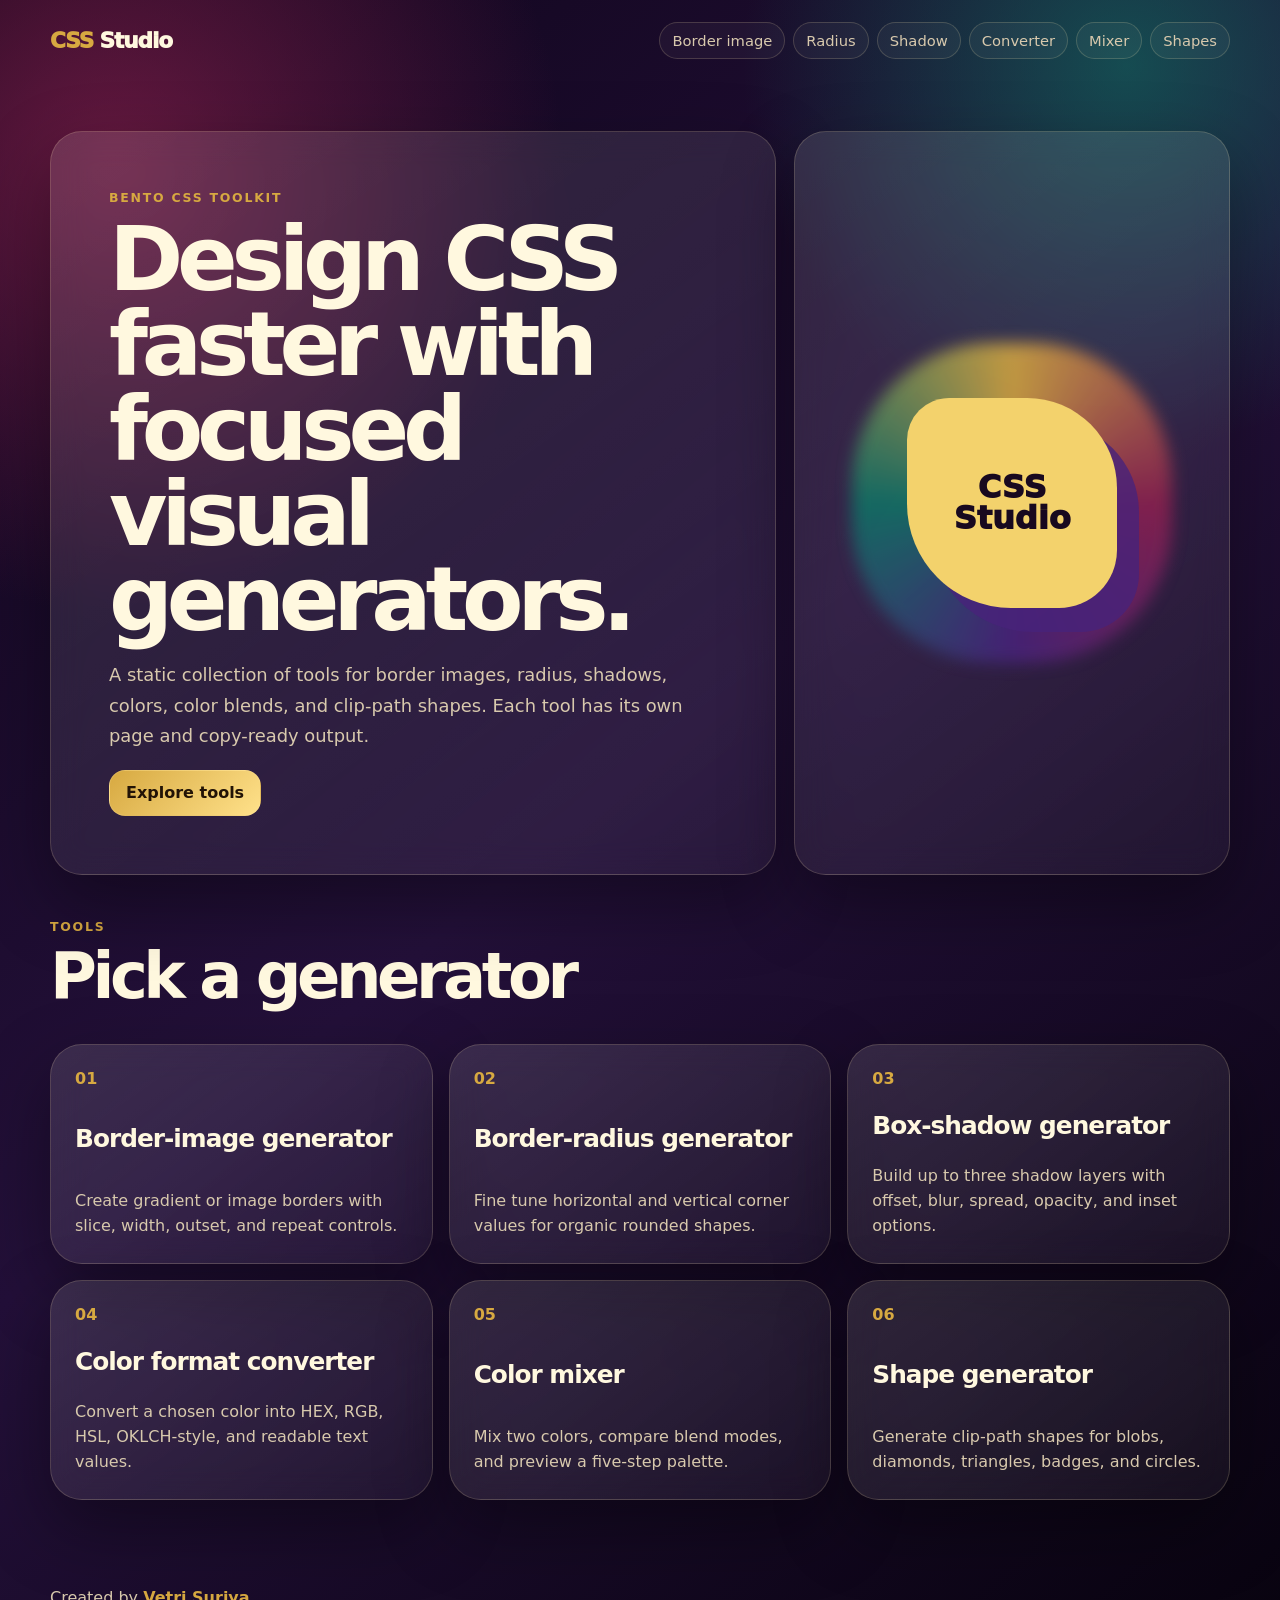
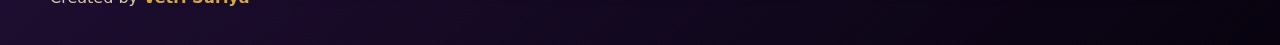
<file: index.html>
<!doctype html>
<html lang="en">
<head>
  <meta charset="utf-8" />
  <meta name="viewport" content="width=device-width, initial-scale=1" />
  <title>CSS Studio — Bento CSS generators</title>
  <link rel="stylesheet" href="styles.css" />
</head>
<body>
  <header class="shell"><nav class="topbar"><a class="brand" href="index.html"><span>CSS</span> Studio</a><div class="navlinks"><a href="border-image.html">Border image</a><a href="border-radius.html">Radius</a><a href="box-shadow.html">Shadow</a><a href="color-converter.html">Converter</a><a href="color-mixer.html">Mixer</a><a href="shape-generator.html">Shapes</a></div></nav></header>
  <main class="shell">
    <section class="hero-grid">
      <div class="card hero-copy">
        <p class="kicker">Bento CSS toolkit</p>
        <h1>Design CSS faster with focused visual generators.</h1>
        <p class="lede">A static collection of tools for border images, radius, shadows, colors, color blends, and clip-path shapes. Each tool has its own page and copy-ready output.</p>
        <a class="button primary" href="#tools">Explore tools</a>
      </div>
      <div class="card preview-art"><div class="sample-tile">CSS<br>Studio</div></div>
    </section>
    <section class="section-heading" id="tools"><p class="kicker">Tools</p><h2>Pick a generator</h2></section>
    <br>
    <div class="tool-grid">
      <a class="tool-card" href="border-image.html"><span>01</span><h3>Border-image generator</h3><p>Create gradient or image borders with slice, width, outset, and repeat controls.</p></a>
      <a class="tool-card" href="border-radius.html"><span>02</span><h3>Border-radius generator</h3><p>Fine tune horizontal and vertical corner values for organic rounded shapes.</p></a>
      <a class="tool-card" href="box-shadow.html"><span>03</span><h3>Box-shadow generator</h3><p>Build up to three shadow layers with offset, blur, spread, opacity, and inset options.</p></a>
      <a class="tool-card" href="color-converter.html"><span>04</span><h3>Color format converter</h3><p>Convert a chosen color into HEX, RGB, HSL, OKLCH-style, and readable text values.</p></a>
      <a class="tool-card" href="color-mixer.html"><span>05</span><h3>Color mixer</h3><p>Mix two colors, compare blend modes, and preview a five-step palette.</p></a>
      <a class="tool-card" href="shape-generator.html"><span>06</span><h3>Shape generator</h3><p>Generate clip-path shapes for blobs, diamonds, triangles, badges, and circles.</p></a>
    </div>
  </main>
  <footer class="shell footer"><span>Created by <a href="https://vetrisuriya.in/" target="_blank" rel="noreferrer">Vetri Suriya</a></span></footer>
  <script src="script.js"></script>
</body>
</html>
</file>
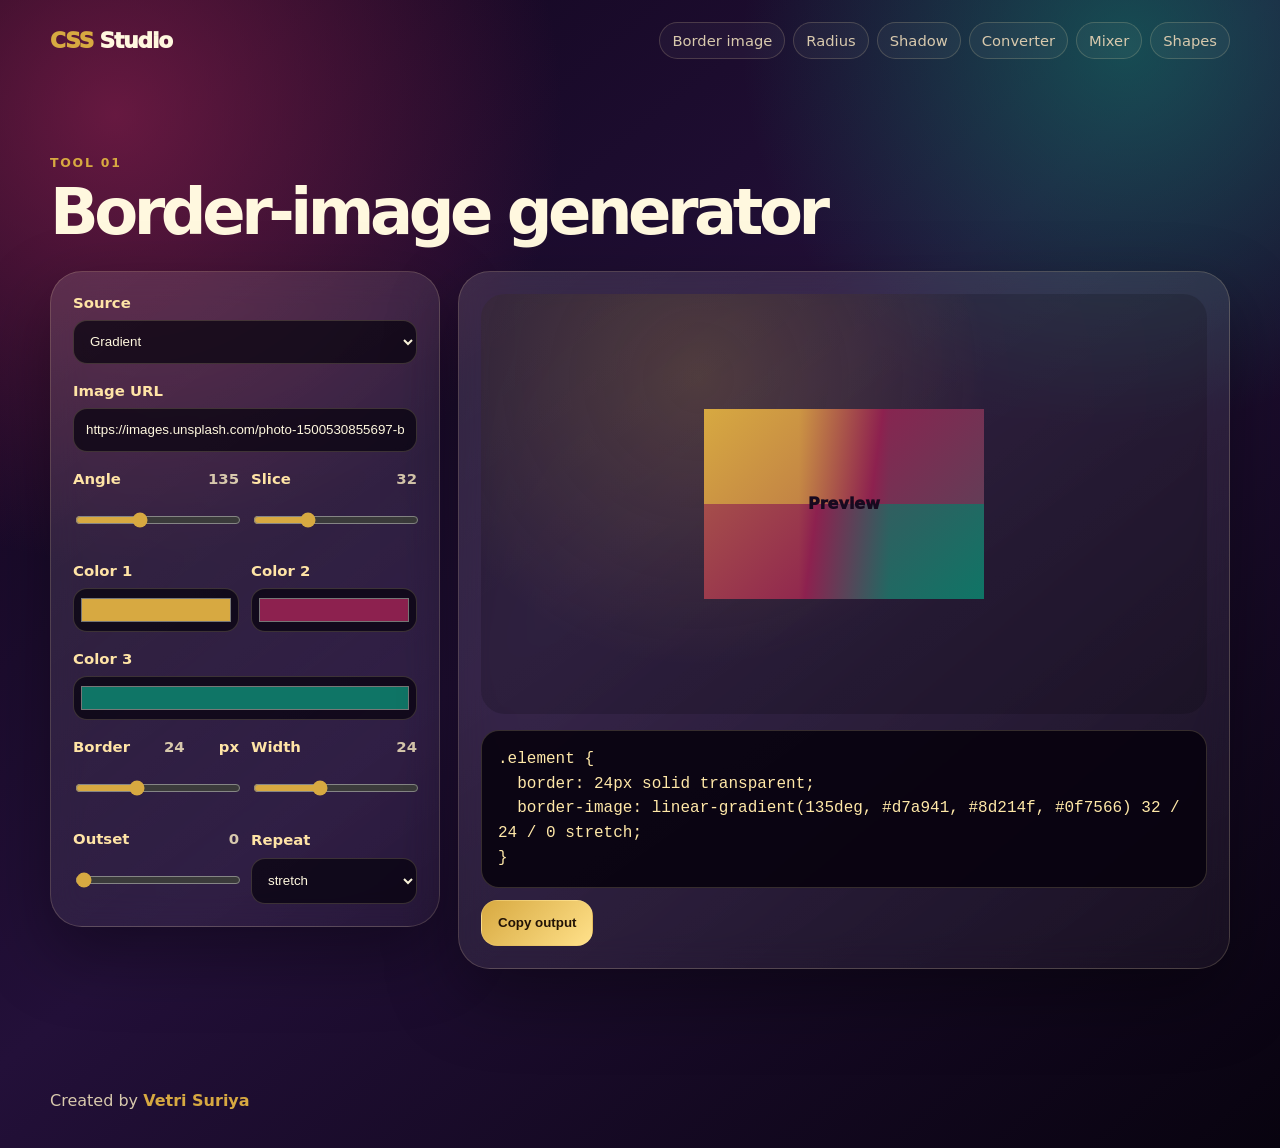
<file: border-image.html>
<!doctype html>
<html lang="en">
<head>
  <meta charset="utf-8" />
  <meta name="viewport" content="width=device-width, initial-scale=1" />
  <title>Border-image generator — CSS Studio</title>
  <link rel="stylesheet" href="styles.css" />
</head>
<body data-tool="border-image">
  <header class="shell"><nav class="topbar"><a class="brand" href="index.html"><span>CSS</span> Studio</a><div class="navlinks"><a href="border-image.html">Border image</a><a href="border-radius.html">Radius</a><a href="box-shadow.html">Shadow</a><a href="color-converter.html">Converter</a><a href="color-mixer.html">Mixer</a><a href="shape-generator.html">Shapes</a></div></nav></header>
  <main class="shell">
    <section class="page-head"><p class="kicker">Tool 01</p><h2>Border-image generator</h2></section>
    <section class="workspace">
      <aside class="controls-card"><div class="controls"><div class="control"><label for="biSource">Source</label><select id="biSource"><option value="gradient">Gradient</option><option value="image">Image URL</option></select></div><div class="control"><label for="imageUrl">Image URL</label><input id="imageUrl" value="https://images.unsplash.com/photo-1500530855697-b586d89ba3ee?w=900" /></div><div class="control-row"><div class="control"><label for="angle">Angle <span class="value" data-output="angle"></span></label><input id="angle" type="range" min="0" max="360" value="135" /></div><div class="control"><label for="slice">Slice <span class="value" data-output="slice"></span></label><input id="slice" type="range" min="1" max="100" value="32" /></div></div><div class="control-row"><div class="control"><label for="c1">Color 1</label><input id="c1" type="color" value="#d7a941" /></div><div class="control"><label for="c2">Color 2</label><input id="c2" type="color" value="#8d214f" /></div></div><div class="control"><label for="c3">Color 3</label><input id="c3" type="color" value="#0f7566" /></div><div class="control-row"><div class="control"><label for="borderWidth">Border <span class="value" data-output="borderWidth"></span>px</label><input id="borderWidth" type="range" min="4" max="60" value="24" /></div><div class="control"><label for="biWidth">Width <span class="value" data-output="biWidth"></span></label><input id="biWidth" type="range" min="1" max="60" value="24" /></div></div><div class="control-row"><div class="control"><label for="outset">Outset <span class="value" data-output="outset"></span></label><input id="outset" type="range" min="0" max="30" value="0" /></div><div class="control"><label for="repeat">Repeat</label><select id="repeat"><option>stretch</option><option>round</option><option>repeat</option><option>space</option></select></div></div></div></aside>
      <section class="panel"><div class="preview-zone"><div id="target" class="target">Preview</div></div><pre id="code" class="code"></pre><button class="button primary copy" type="button">Copy output</button></section>
    </section>
  </main>
  <footer class="shell footer"><span>Created by <a href="https://vetrisuriya.in/" target="_blank" rel="noreferrer">Vetri Suriya</a></span></footer>
  <script src="script.js"></script>
</body>
</html>
</file>
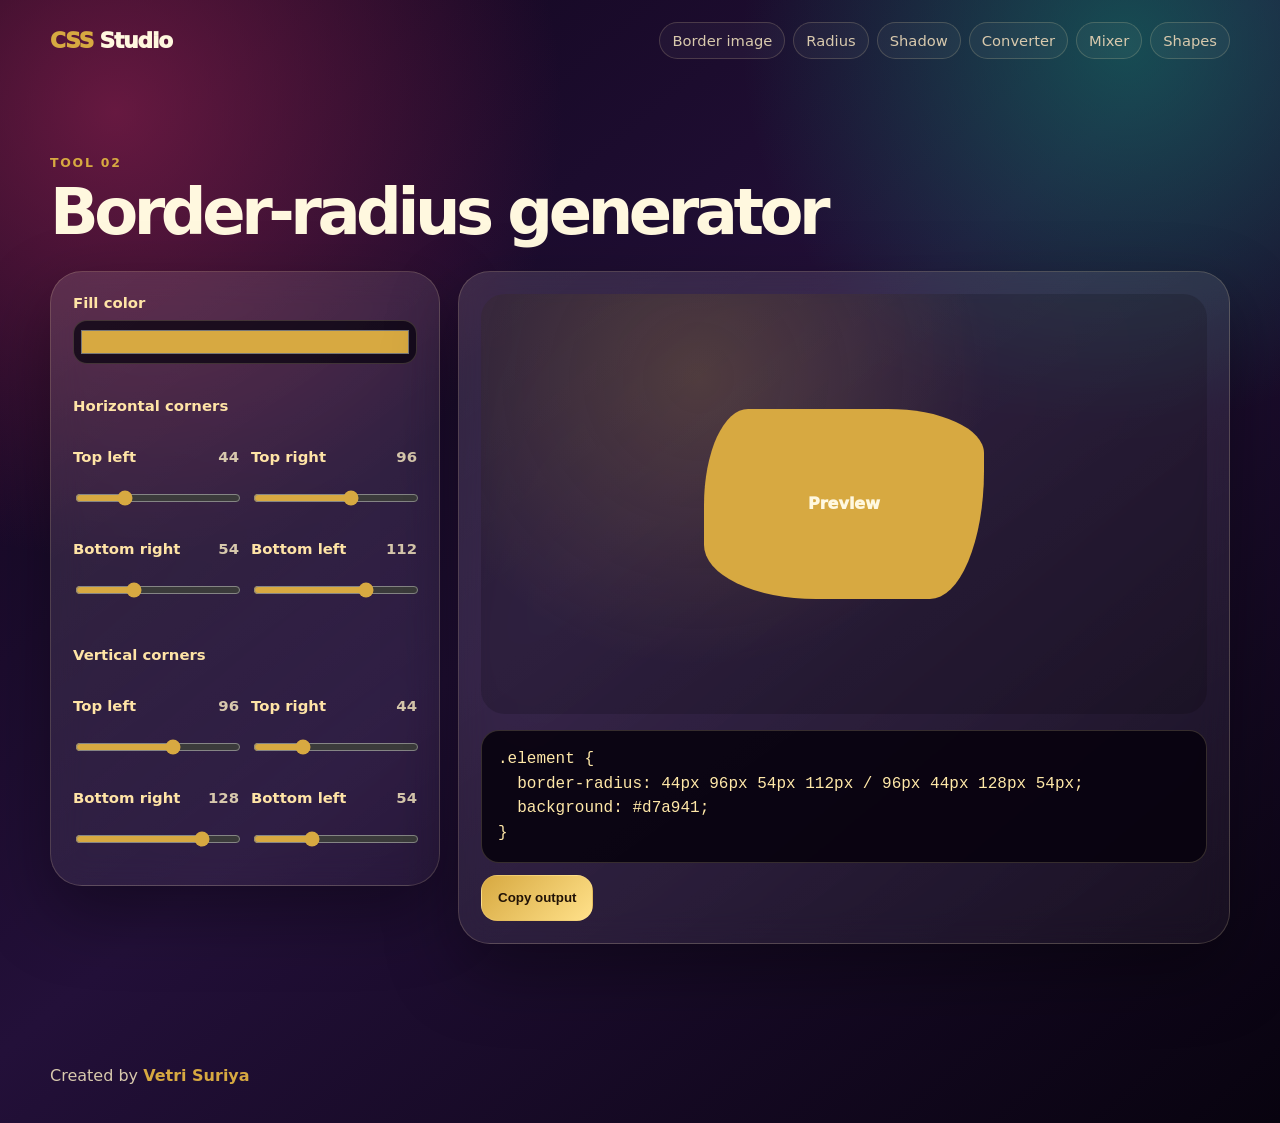
<file: border-radius.html>
<!doctype html>
<html lang="en">
<head>
  <meta charset="utf-8" />
  <meta name="viewport" content="width=device-width, initial-scale=1" />
  <title>Border-radius generator — CSS Studio</title>
  <link rel="stylesheet" href="styles.css" />
</head>
<body data-tool="radius">
  <header class="shell"><nav class="topbar"><a class="brand" href="index.html"><span>CSS</span> Studio</a><div class="navlinks"><a href="border-image.html">Border image</a><a href="border-radius.html">Radius</a><a href="box-shadow.html">Shadow</a><a href="color-converter.html">Converter</a><a href="color-mixer.html">Mixer</a><a href="shape-generator.html">Shapes</a></div></nav></header>
  <main class="shell">
    <section class="page-head"><p class="kicker">Tool 02</p><h2>Border-radius generator</h2></section>
    <section class="workspace">
      <aside class="controls-card"><div class="controls"><div class="control"><label for="fill">Fill color</label><input id="fill" type="color" value="#d7a941" /></div><p class="label">Horizontal corners</p><div class="control-row"><div class="control"><label>Top left <span class="value" data-output="rtl"></span></label><input id="rtl" class="radius" type="range" min="0" max="160" value="44" /></div><div class="control"><label>Top right <span class="value" data-output="rtr"></span></label><input id="rtr" class="radius" type="range" min="0" max="160" value="96" /></div></div><div class="control-row"><div class="control"><label>Bottom right <span class="value" data-output="rbr"></span></label><input id="rbr" class="radius" type="range" min="0" max="160" value="54" /></div><div class="control"><label>Bottom left <span class="value" data-output="rbl"></span></label><input id="rbl" class="radius" type="range" min="0" max="160" value="112" /></div></div><p class="label">Vertical corners</p><div class="control-row"><div class="control"><label>Top left <span class="value" data-output="otl"></span></label><input id="otl" class="oval" type="range" min="0" max="160" value="96" /></div><div class="control"><label>Top right <span class="value" data-output="otr"></span></label><input id="otr" class="oval" type="range" min="0" max="160" value="44" /></div></div><div class="control-row"><div class="control"><label>Bottom right <span class="value" data-output="obr"></span></label><input id="obr" class="oval" type="range" min="0" max="160" value="128" /></div><div class="control"><label>Bottom left <span class="value" data-output="obl"></span></label><input id="obl" class="oval" type="range" min="0" max="160" value="54" /></div></div></div></aside>
      <section class="panel"><div class="preview-zone"><div id="target" class="target">Preview</div></div><pre id="code" class="code"></pre><button class="button primary copy" type="button">Copy output</button></section>
    </section>
  </main>
  <footer class="shell footer"><span>Created by <a href="https://vetrisuriya.in/" target="_blank" rel="noreferrer">Vetri Suriya</a></span></footer>
  <script src="script.js"></script>
</body>
</html>
</file>
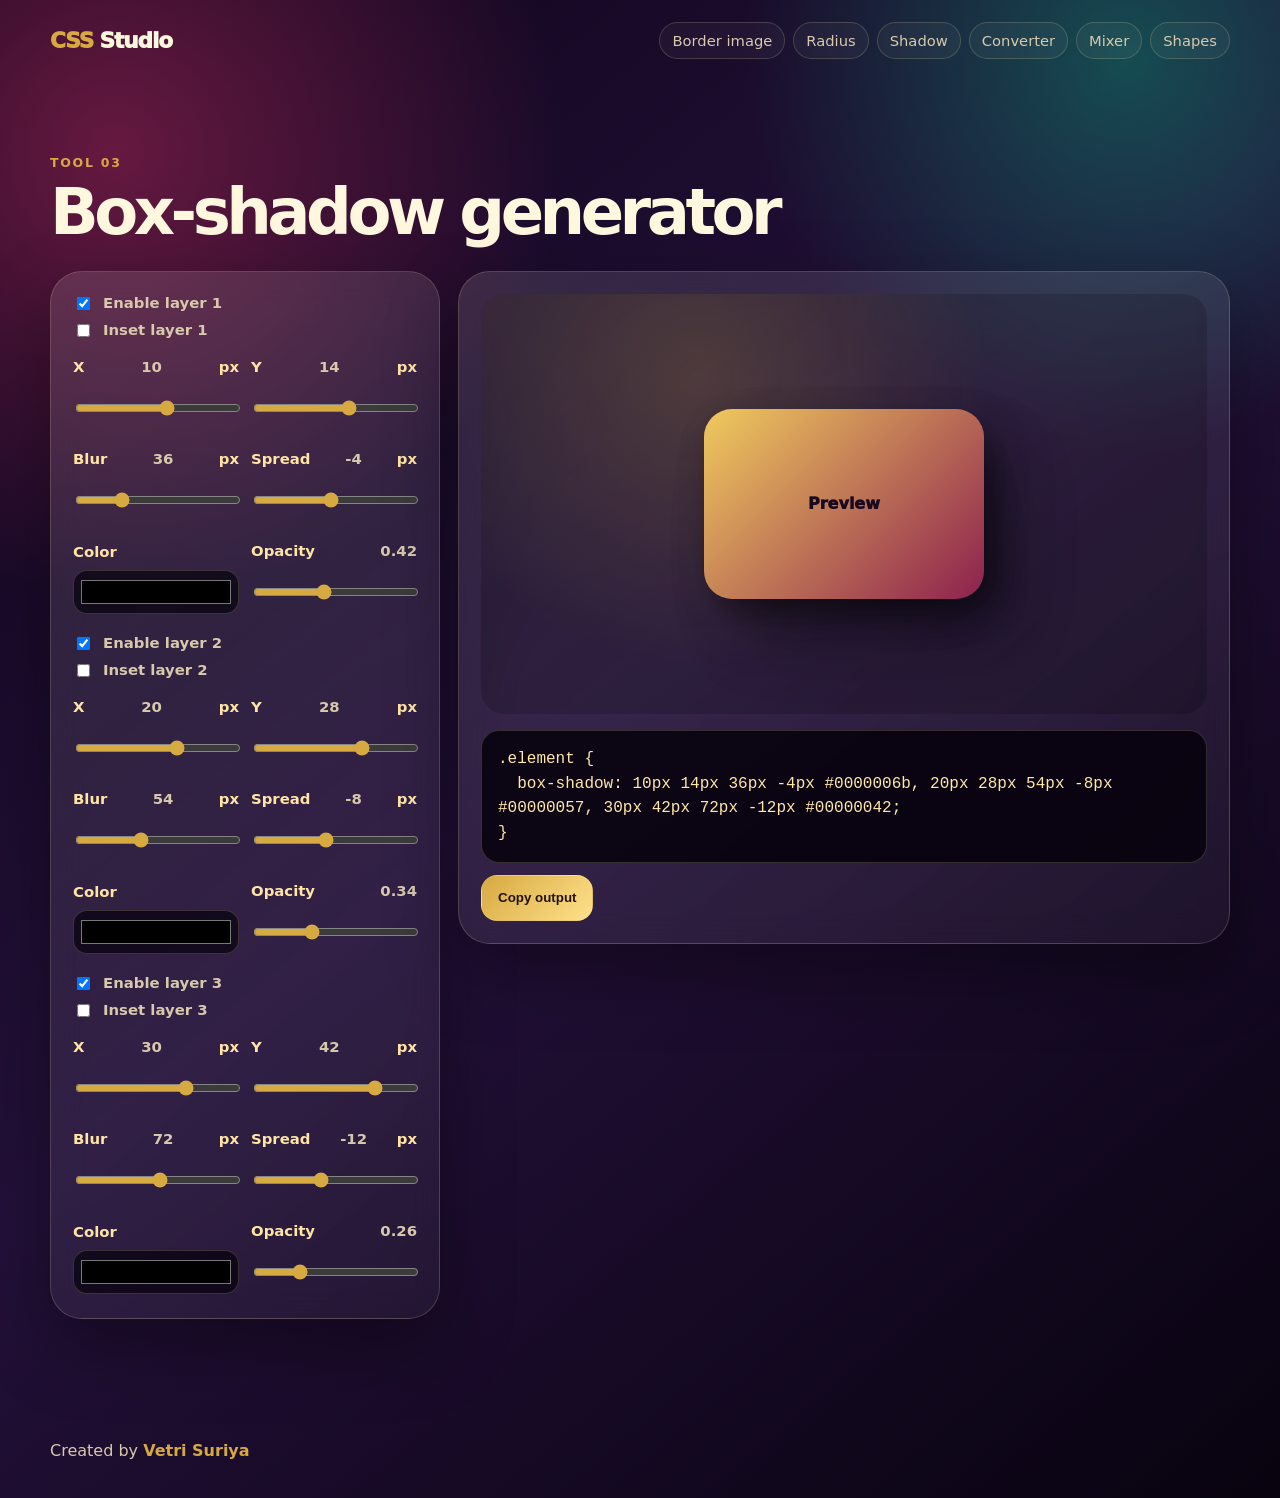
<file: box-shadow.html>
<!doctype html>
<html lang="en">
<head>
  <meta charset="utf-8" />
  <meta name="viewport" content="width=device-width, initial-scale=1" />
  <title>Box-shadow generator — CSS Studio</title>
  <link rel="stylesheet" href="styles.css" />
</head>
<body data-tool="shadow">
  <header class="shell"><nav class="topbar"><a class="brand" href="index.html"><span>CSS</span> Studio</a><div class="navlinks"><a href="border-image.html">Border image</a><a href="border-radius.html">Radius</a><a href="box-shadow.html">Shadow</a><a href="color-converter.html">Converter</a><a href="color-mixer.html">Mixer</a><a href="shape-generator.html">Shapes</a></div></nav></header>
  <main class="shell">
    <section class="page-head"><p class="kicker">Tool 03</p><h2>Box-shadow generator</h2></section>
    <section class="workspace">
      <aside class="controls-card"><div class="controls"><div class="control"><label class="check-label"><input id="on1" type="checkbox" checked /> Enable layer 1</label><label class="check-label"><input id="inset1" type="checkbox" /> Inset layer 1</label></div><div class="control-row"><div class="control"><label>X <span class="value" data-output="x1"></span>px</label><input id="x1" type="range" min="-80" max="80" value="10" /></div><div class="control"><label>Y <span class="value" data-output="y1"></span>px</label><input id="y1" type="range" min="-80" max="80" value="14" /></div></div><div class="control-row"><div class="control"><label>Blur <span class="value" data-output="blur1"></span>px</label><input id="blur1" type="range" min="0" max="140" value="36" /></div><div class="control"><label>Spread <span class="value" data-output="spread1"></span>px</label><input id="spread1" type="range" min="-60" max="60" value="-4" /></div></div><div class="control-row"><div class="control"><label>Color</label><input id="sc1" type="color" value="#000000" /></div><div class="control"><label>Opacity <span class="value" data-output="alpha1"></span></label><input id="alpha1" type="range" min="0" max="1" step="0.01" value="0.42" /></div></div><div class="control"><label class="check-label"><input id="on2" type="checkbox" checked /> Enable layer 2</label><label class="check-label"><input id="inset2" type="checkbox" /> Inset layer 2</label></div><div class="control-row"><div class="control"><label>X <span class="value" data-output="x2"></span>px</label><input id="x2" type="range" min="-80" max="80" value="20" /></div><div class="control"><label>Y <span class="value" data-output="y2"></span>px</label><input id="y2" type="range" min="-80" max="80" value="28" /></div></div><div class="control-row"><div class="control"><label>Blur <span class="value" data-output="blur2"></span>px</label><input id="blur2" type="range" min="0" max="140" value="54" /></div><div class="control"><label>Spread <span class="value" data-output="spread2"></span>px</label><input id="spread2" type="range" min="-60" max="60" value="-8" /></div></div><div class="control-row"><div class="control"><label>Color</label><input id="sc2" type="color" value="#000000" /></div><div class="control"><label>Opacity <span class="value" data-output="alpha2"></span></label><input id="alpha2" type="range" min="0" max="1" step="0.01" value="0.34" /></div></div><div class="control"><label class="check-label"><input id="on3" type="checkbox" checked /> Enable layer 3</label><label class="check-label"><input id="inset3" type="checkbox" /> Inset layer 3</label></div><div class="control-row"><div class="control"><label>X <span class="value" data-output="x3"></span>px</label><input id="x3" type="range" min="-80" max="80" value="30" /></div><div class="control"><label>Y <span class="value" data-output="y3"></span>px</label><input id="y3" type="range" min="-80" max="80" value="42" /></div></div><div class="control-row"><div class="control"><label>Blur <span class="value" data-output="blur3"></span>px</label><input id="blur3" type="range" min="0" max="140" value="72" /></div><div class="control"><label>Spread <span class="value" data-output="spread3"></span>px</label><input id="spread3" type="range" min="-60" max="60" value="-12" /></div></div><div class="control-row"><div class="control"><label>Color</label><input id="sc3" type="color" value="#000000" /></div><div class="control"><label>Opacity <span class="value" data-output="alpha3"></span></label><input id="alpha3" type="range" min="0" max="1" step="0.01" value="0.26" /></div></div></div></aside>
      <section class="panel"><div class="preview-zone"><div id="target" class="target">Preview</div></div><pre id="code" class="code"></pre><button class="button primary copy" type="button">Copy output</button></section>
    </section>
  </main>
  <footer class="shell footer"><span>Created by <a href="https://vetrisuriya.in/" target="_blank" rel="noreferrer">Vetri Suriya</a></span></footer>
  <script src="script.js"></script>
</body>
</html>
</file>
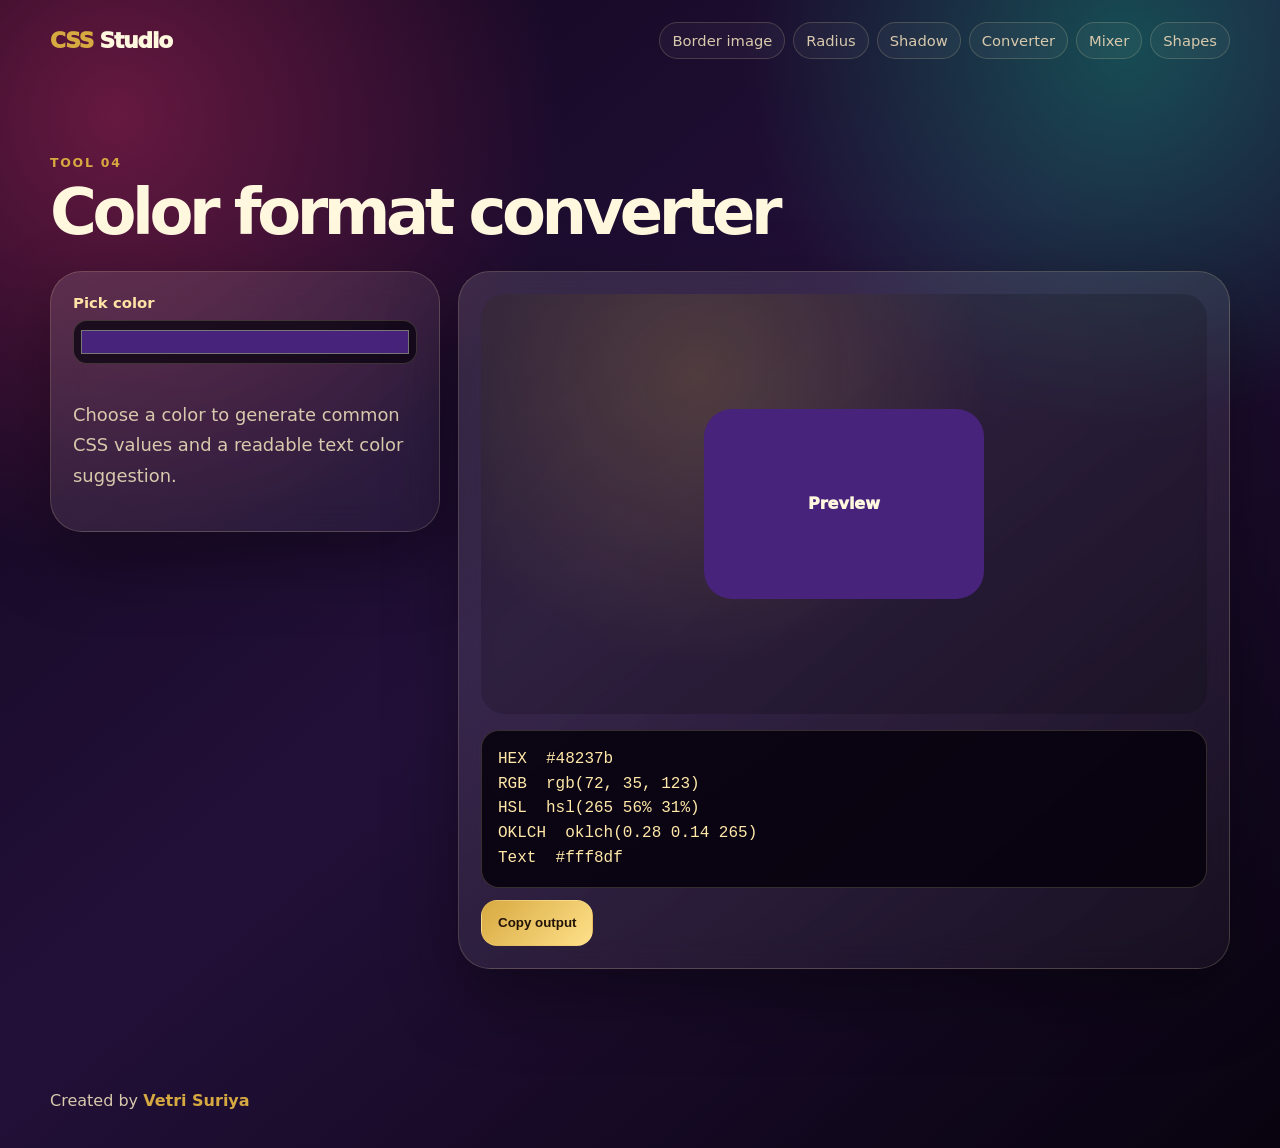
<file: color-converter.html>
<!doctype html>
<html lang="en">
<head>
  <meta charset="utf-8" />
  <meta name="viewport" content="width=device-width, initial-scale=1" />
  <title>Color format converter — CSS Studio</title>
  <link rel="stylesheet" href="styles.css" />
</head>
<body data-tool="converter">
  <header class="shell"><nav class="topbar"><a class="brand" href="index.html"><span>CSS</span> Studio</a><div class="navlinks"><a href="border-image.html">Border image</a><a href="border-radius.html">Radius</a><a href="box-shadow.html">Shadow</a><a href="color-converter.html">Converter</a><a href="color-mixer.html">Mixer</a><a href="shape-generator.html">Shapes</a></div></nav></header>
  <main class="shell">
    <section class="page-head"><p class="kicker">Tool 04</p><h2>Color format converter</h2></section>
    <section class="workspace">
      <aside class="controls-card"><div class="controls"><div class="control"><label for="color">Pick color</label><input id="color" type="color" value="#48237b" /></div><p class="lede">Choose a color to generate common CSS values and a readable text color suggestion.</p></div></aside>
      <section class="panel"><div class="preview-zone"><div id="target" class="target">Preview</div></div><pre id="code" class="code"></pre><button class="button primary copy" type="button">Copy output</button></section>
    </section>
  </main>
  <footer class="shell footer"><span>Created by <a href="https://vetrisuriya.in/" target="_blank" rel="noreferrer">Vetri Suriya</a></span></footer>
  <script src="script.js"></script>
</body>
</html>
</file>
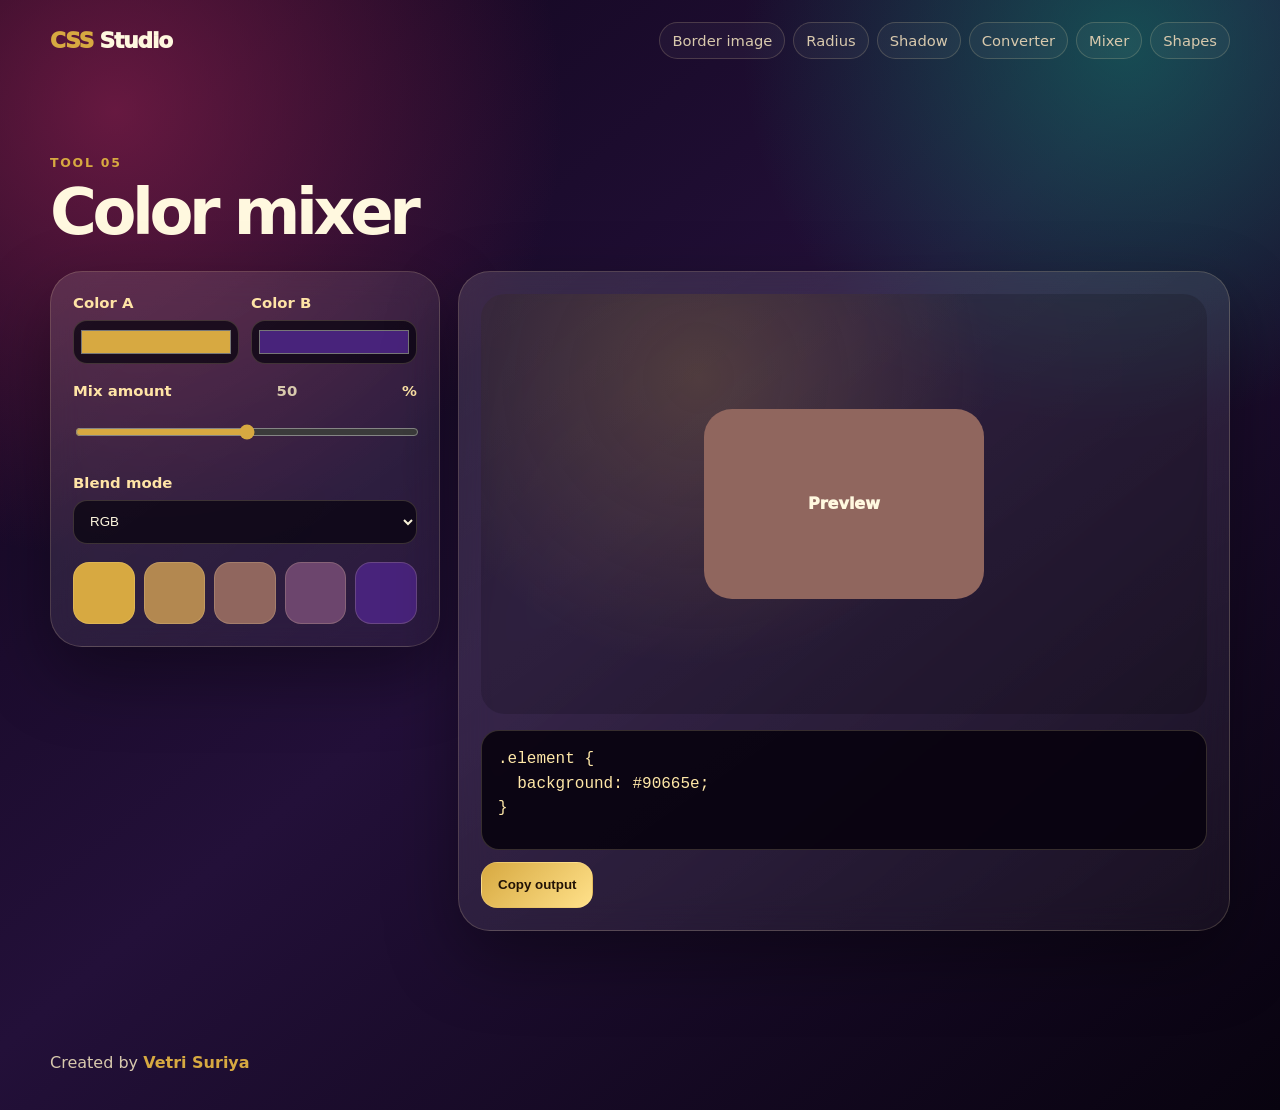
<file: color-mixer.html>
<!doctype html>
<html lang="en">
<head>
  <meta charset="utf-8" />
  <meta name="viewport" content="width=device-width, initial-scale=1" />
  <title>Color mixer — CSS Studio</title>
  <link rel="stylesheet" href="styles.css" />
</head>
<body data-tool="mixer">
  <header class="shell"><nav class="topbar"><a class="brand" href="index.html"><span>CSS</span> Studio</a><div class="navlinks"><a href="border-image.html">Border image</a><a href="border-radius.html">Radius</a><a href="box-shadow.html">Shadow</a><a href="color-converter.html">Converter</a><a href="color-mixer.html">Mixer</a><a href="shape-generator.html">Shapes</a></div></nav></header>
  <main class="shell">
    <section class="page-head"><p class="kicker">Tool 05</p><h2>Color mixer</h2></section>
    <section class="workspace">
      <aside class="controls-card"><div class="controls"><div class="control-row"><div class="control"><label for="a">Color A</label><input id="a" type="color" value="#d7a941" /></div><div class="control"><label for="b">Color B</label><input id="b" type="color" value="#48237b" /></div></div><div class="control"><label for="mix">Mix amount <span class="value" data-output="mix"></span>%</label><input id="mix" type="range" min="0" max="100" value="50" /></div><div class="control"><label for="mode">Blend mode</label><select id="mode"><option value="rgb">RGB</option><option value="hsl">HSL</option></select></div><div class="swatches"><div class="swatch"></div><div class="swatch"></div><div class="swatch"></div><div class="swatch"></div><div class="swatch"></div></div></div></aside>
      <section class="panel"><div class="preview-zone"><div id="target" class="target">Preview</div></div><pre id="code" class="code"></pre><button class="button primary copy" type="button">Copy output</button></section>
    </section>
  </main>
  <footer class="shell footer"><span>Created by <a href="https://vetrisuriya.in/" target="_blank" rel="noreferrer">Vetri Suriya</a></span></footer>
  <script src="script.js"></script>
</body>
</html>
</file>
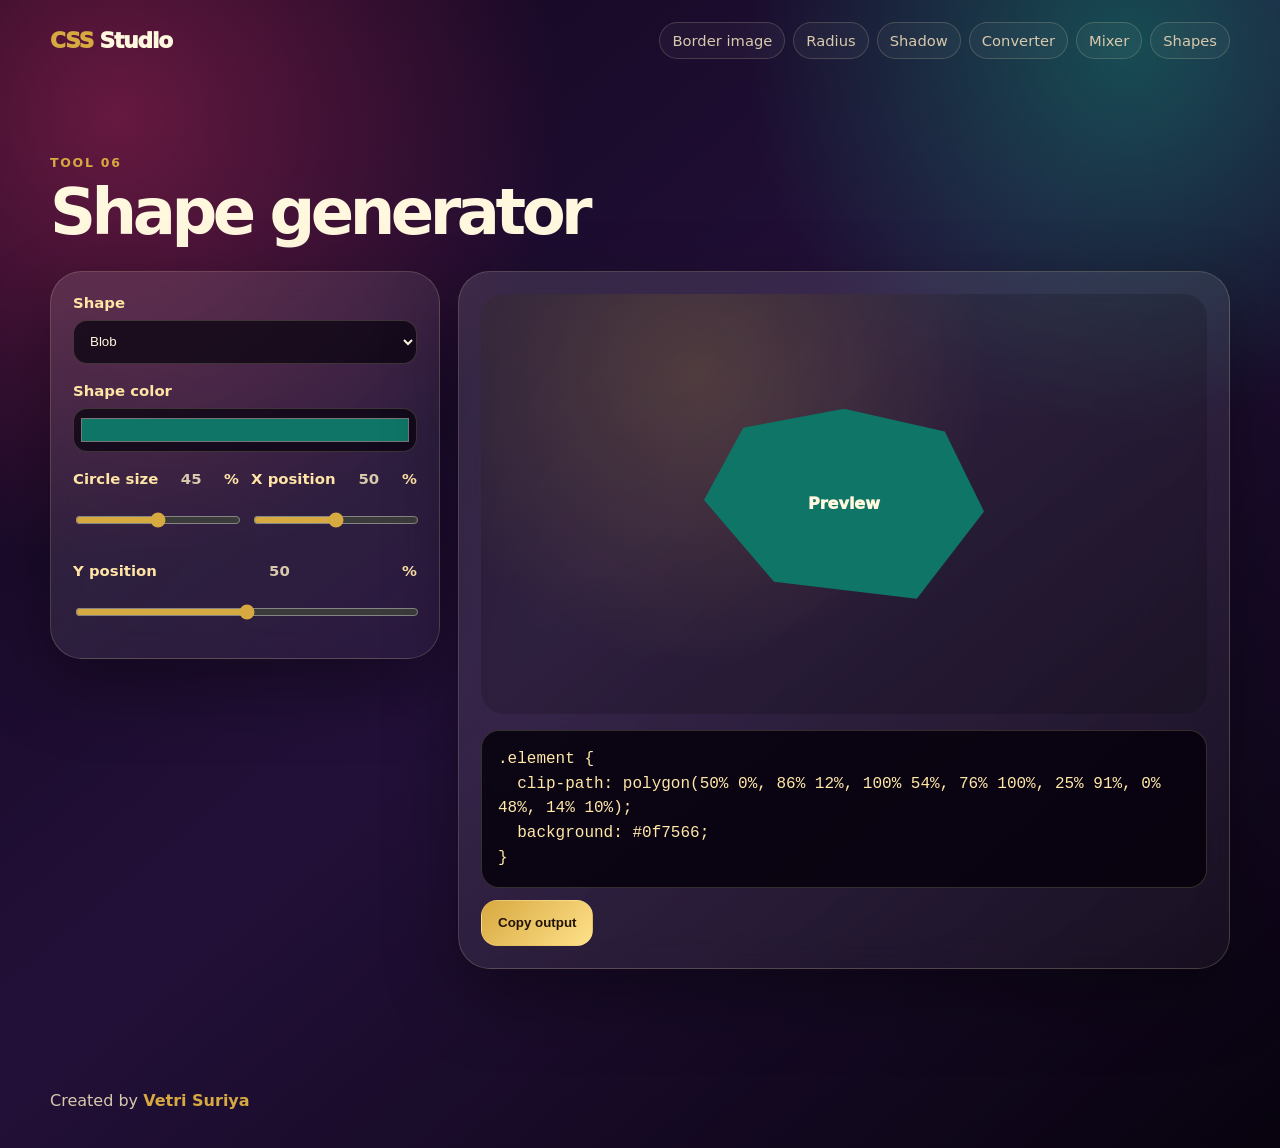
<file: shape-generator.html>
<!doctype html>
<html lang="en">
<head>
  <meta charset="utf-8" />
  <meta name="viewport" content="width=device-width, initial-scale=1" />
  <title>Shape generator — CSS Studio</title>
  <link rel="stylesheet" href="styles.css" />
</head>
<body data-tool="shape">
  <header class="shell"><nav class="topbar"><a class="brand" href="index.html"><span>CSS</span> Studio</a><div class="navlinks"><a href="border-image.html">Border image</a><a href="border-radius.html">Radius</a><a href="box-shadow.html">Shadow</a><a href="color-converter.html">Converter</a><a href="color-mixer.html">Mixer</a><a href="shape-generator.html">Shapes</a></div></nav></header>
  <main class="shell">
    <section class="page-head"><p class="kicker">Tool 06</p><h2>Shape generator</h2></section>
    <section class="workspace">
      <aside class="controls-card"><div class="controls"><div class="control"><label for="shape">Shape</label><select id="shape"><option value="blob">Blob</option><option value="diamond">Diamond</option><option value="triangle">Triangle</option><option value="badge">Badge</option><option value="circle">Circle</option></select></div><div class="control"><label for="shapeColor">Shape color</label><input id="shapeColor" type="color" value="#0f7566" /></div><div class="control-row"><div class="control"><label for="size">Circle size <span class="value" data-output="size"></span>%</label><input id="size" type="range" min="10" max="80" value="45" /></div><div class="control"><label for="posx">X position <span class="value" data-output="posx"></span>%</label><input id="posx" type="range" min="0" max="100" value="50" /></div></div><div class="control"><label for="posy">Y position <span class="value" data-output="posy"></span>%</label><input id="posy" type="range" min="0" max="100" value="50" /></div></div></aside>
      <section class="panel"><div class="preview-zone"><div id="target" class="target">Preview</div></div><pre id="code" class="code"></pre><button class="button primary copy" type="button">Copy output</button></section>
    </section>
  </main>
  <footer class="shell footer"><span>Created by <a href="https://vetrisuriya.in/" target="_blank" rel="noreferrer">Vetri Suriya</a></span></footer>
  <script src="script.js"></script>
</body>
</html>
</file>
<file: styles.css>
:root {
  --ink: #fff8df;
  --muted: #d8c9ad;
  --bg: #10051b;
  --panel: rgba(31, 16, 52, 0.78);
  --panel-soft: rgba(255, 255, 255, 0.07);
  --line: rgba(255, 232, 174, 0.18);
  --purple: #48237b;
  --wine: #8d214f;
  --gold: #d7a941;
  --emerald: #0f7566;
  --shadow: 0 28px 70px rgba(0, 0, 0, 0.36);
  font-family: Inter, ui-sans-serif, system-ui, -apple-system, BlinkMacSystemFont, "Segoe UI", sans-serif;
}

* { box-sizing: border-box; }
body {
  margin: 0;
  min-height: 100vh;
  color: var(--ink);
  background:
    radial-gradient(circle at 9% 10%, rgba(141, 33, 79, 0.68), transparent 28rem),
    radial-gradient(circle at 88% 4%, rgba(15, 117, 102, 0.6), transparent 24rem),
    linear-gradient(140deg, #10051b 0%, #231039 48%, #08030f 100%);
}
a { color: inherit; text-decoration: none; }
.shell { width: min(1180px, calc(100% - 32px)); margin: auto; }

header.shell { margin-bottom: 50px; }

.topbar {
  display: flex;
  align-items: center;
  justify-content: space-between;
  gap: 18px;
  padding: 22px 0;
}
.brand { font-size: 1.35rem; font-weight: 950; letter-spacing: -0.05em; }
.brand span { color: var(--gold); }
.navlinks { display: flex; flex-wrap: wrap; gap: 8px; justify-content: flex-end; }
.navlinks a {
  border: 1px solid var(--line);
  border-radius: 999px;
  padding: 9px 12px;
  color: var(--muted);
  background: rgba(255, 255, 255, 0.04);
  font-size: 0.92rem;
}
.navlinks a:hover, .navlinks a.active { color: var(--ink); border-color: rgba(215, 169, 65, 0.72); }

.hero-grid, .workspace { display: grid; grid-template-columns: minmax(0, 1.25fr) minmax(300px, 0.75fr); gap: 18px; }
.card, .tool-card, .panel, .controls-card {
  border: 1px solid var(--line);
  border-radius: 32px;
  background: linear-gradient(145deg, rgba(255,255,255,0.12), rgba(255,255,255,0.045));
  box-shadow: var(--shadow);
  backdrop-filter: blur(16px);
}
.hero-copy { padding: clamp(28px, 6vw, 58px); }
.kicker { margin: 0 0 12px; color: var(--gold); font-weight: 800; letter-spacing: 0.14em; text-transform: uppercase; font-size: 0.78rem; }
h1, h2 { margin: 0; letter-spacing: -0.07em; line-height: 0.95; }
h1 { font-size: clamp(2.6rem, 7vw, 6rem); }
h2 { font-size: clamp(2rem, 5vw, 4rem); }
.lede { color: var(--muted); font-size: 1.12rem; line-height: 1.7; max-width: 760px; }
.button {
  border: 1px solid var(--line);
  border-radius: 16px;
  display: inline-flex;
  align-items: center;
  justify-content: center;
  min-height: 46px;
  padding: 12px 16px;
  font-weight: 850;
  cursor: pointer;
}
.primary { background: linear-gradient(135deg, var(--gold), #ffe18a); color: #221306; }
.ghost { background: rgba(255, 255, 255, 0.07); }
.preview-art { min-height: 390px; display: grid; place-items: center; overflow: hidden; position: relative; }
.preview-art::before { content: ""; position: absolute; width: 320px; height: 320px; border-radius: 44%; background: conic-gradient(var(--gold), var(--wine), var(--purple), var(--emerald), var(--gold)); filter: blur(8px); opacity: 0.86; }
.sample-tile { position: relative; width: 210px; height: 210px; border-radius: 42px 90px 58px 104px; background: #f3d26c; color: #18091f; display: grid; place-items: center; text-align: center; font-weight: 950; font-size: 2rem; line-height: 0.95; box-shadow: 22px 24px 0 rgba(72, 35, 123, 0.8); }

.section-heading { margin: 44px 0 18px; }
.tool-grid { display: grid; grid-template-columns: repeat(3, minmax(0, 1fr)); gap: 16px; }
.tool-card { min-height: 220px; padding: 24px; display: flex; flex-direction: column; justify-content: space-between; transition: transform 0.18s ease, border-color 0.18s ease; }
.tool-card:hover { transform: translateY(-4px); border-color: rgba(215, 169, 65, 0.68); }
.tool-card span { color: var(--gold); font-weight: 900; }
.tool-card h3 { margin: 0; font-size: 1.55rem; letter-spacing: -0.04em; }
.tool-card p { margin: 0; color: var(--muted); line-height: 1.55; }

.page-head { padding: 24px 0 10px; }
.workspace { grid-template-columns: 390px minmax(0, 1fr); align-items: start; padding: 18px 0 34px; }
.controls-card, .panel { padding: 22px; }
.controls { display: grid; gap: 18px; }
.control { display: grid; gap: 8px; }
.control-row { display: grid; grid-template-columns: repeat(2, minmax(0, 1fr)); gap: 12px; }
label, .label { color: #ffe4a6; font-weight: 800; font-size: 0.93rem; display: flex; align-items: center; justify-content: space-between; gap: 10px; }
.value { color: var(--muted); font-variant-numeric: tabular-nums; font-weight: 700; }
input, select, textarea {
  width: 100%;
  min-height: 44px;
  border: 1px solid var(--line);
  border-radius: 14px;
  background: rgba(8, 3, 15, 0.72);
  color: var(--ink);
  padding: 10px 12px;
  outline: none;
}
select option { color: #12071f; }
input[type="range"] { padding: 0; accent-color: var(--gold); }
input[type="color"] { padding: 5px; }
.check-label { justify-content: flex-start; color: var(--muted); }
.check-label input { width: auto; min-height: auto; }
.preview-zone {
  min-height: 420px;
  border-radius: 24px;
  display: grid;
  place-items: center;
  padding: 44px;
  background: radial-gradient(circle at 30% 20%, rgba(215, 169, 65, 0.2), transparent 18rem), rgba(0, 0, 0, 0.16);
  overflow: hidden;
}
.target {
  width: min(280px, 80%);
  min-height: 190px;
  display: grid;
  place-items: center;
  padding: 24px;
  border-radius: 28px;
  background: linear-gradient(135deg, #f0ca5d, #8d214f);
  color: #18091f;
  font-weight: 950;
  text-align: center;
}
.code {
  min-height: 120px;
  margin: 16px 0 12px;
  border: 1px solid var(--line);
  border-radius: 18px;
  padding: 16px;
  white-space: pre-wrap;
  word-break: break-word;
  background: rgba(8, 3, 15, 0.9);
  color: #ffe8a8;
  font-family: ui-monospace, SFMono-Regular, Menlo, Consolas, monospace;
  line-height: 1.55;
}
.swatches { display: grid; grid-template-columns: repeat(5, 1fr); gap: 9px; }
.swatch { min-height: 62px; border: 1px solid var(--line); border-radius: 16px; }
.footer { display: flex; flex-wrap: wrap; justify-content: space-between; gap: 10px; padding: 38px 0; color: var(--muted); margin-top: 50px;}
.footer a { color: var(--gold); font-weight: 800; }

@media (max-width: 900px) {
  .hero-grid, .workspace, .tool-grid { grid-template-columns: 1fr; }
  .topbar { align-items: flex-start; flex-direction: column; }
  .navlinks { justify-content: flex-start; }
  .control-row { grid-template-columns: 1fr; }
}
</file>
